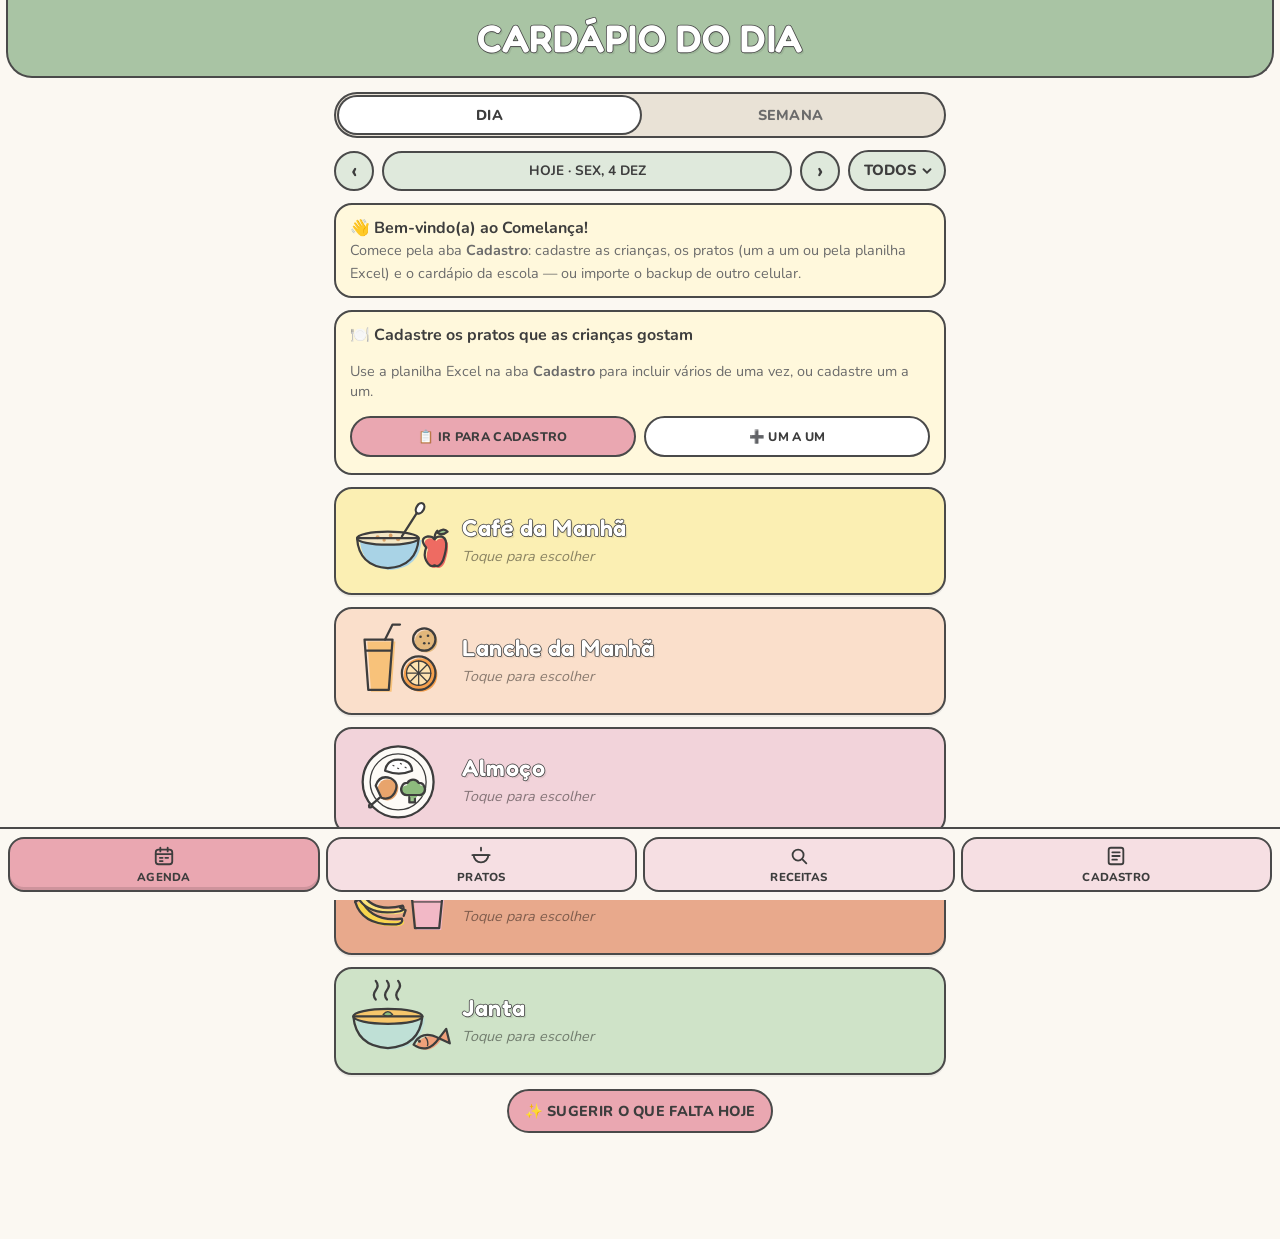
<file: www/index.html>
<!doctype html>
<html lang="pt-BR">
<head>
<meta charset="utf-8">
<meta name="viewport" content="width=device-width, initial-scale=1, viewport-fit=cover">
<meta name="theme-color" content="#a9c4a4">
<meta name="color-scheme" content="light">
<title>Comelança</title>
<link rel="manifest" href="manifest.webmanifest">
<link rel="apple-touch-icon" href="icons/apple-touch-icon.png">
<link rel="icon" type="image/png" href="icons/icon-192.png">
<meta name="apple-mobile-web-app-capable" content="yes">
<meta name="mobile-web-app-capable" content="yes">
<meta name="apple-mobile-web-app-title" content="Comelança">
<meta name="apple-mobile-web-app-status-bar-style" content="default">
<link rel="stylesheet" href="css/app.css">
</head>
<body>
<div id="splash">
  <div class="splash-art" id="splashArt"></div>
  <div id="splashWord"></div>
  <div class="tagline">Alimentação Infantil • Planejamento &amp; Alegria</div>
</div>
<div id="app"></div>
<script src="js/art.js"></script>
<script>document.getElementById('splashArt').innerHTML = ART.logo; document.getElementById('splashWord').innerHTML = ART.wordmark;</script>
<script src="js/data.js"></script>
<script src="js/allergy.js"></script>
<script src="js/recipes.js"></script>
<script src="js/school.js"></script>
<script src="js/app.js"></script>
<script src="js/pwa.js"></script>
</body>
</html>
</file>
<file: www/css/app.css>
@font-face { font-family: 'Fredoka'; src: url('../fonts/fredoka.woff2') format('woff2'); font-weight: 300 700; font-display: swap; }
@font-face { font-family: 'Nunito'; src: url('../fonts/nunito.woff2') format('woff2'); font-weight: 200 1000; font-display: swap; }

:root {
  --ink: #3d3d3d;
  --ink-soft: #6b6b6b;
  --bg: #fbf8f2;
  --paper: #ffffff;
  --sage: #a9c4a4;
  --sage-d: #7e9f7a;
  --pink: #eaa7b1;
  --pink-d: #d98694;
  --line: #4a4a4a;
  --m-cafe: #fbefb3;
  --m-lanche_manha: #fadfcb;
  --m-almoco: #f2d3da;
  --m-lanche_tarde: #e8a98c;
  --m-janta: #cfe3c8;
  --radius: 18px;
  --shadow: 0 2px 0 rgba(0,0,0,.06);
  --safe-b: env(safe-area-inset-bottom, 0px);
}
* { box-sizing: border-box; -webkit-tap-highlight-color: transparent; }
html, body { margin: 0; background: var(--bg); color: var(--ink); font: 16px/1.4 Nunito, system-ui, sans-serif; }
body { padding-bottom: calc(84px + var(--safe-b)); min-height: 100vh; }
button, input, select, textarea { font: inherit; color: inherit; }
button { cursor: pointer; }
.muted { color: var(--ink-soft); font-size: .9rem; }
.center { text-align: center; }
code { background: #f1ede4; padding: 0 4px; border-radius: 4px; font-size: .85em; }

/* Título com contorno, como no mockup */
.title-outline {
  font-family: Fredoka, Nunito, sans-serif; font-weight: 600; letter-spacing: .5px;
  color: #fff; -webkit-text-stroke: 1.6px var(--line); paint-order: stroke fill;
  text-shadow: 2px 2px 0 rgba(0,0,0,.08);
}

/* Cabeçalho */
.top {
  background: var(--sage); border: 2px solid var(--line); border-top: 0;
  border-radius: 0 0 26px 26px; padding: calc(18px + env(safe-area-inset-top, 0px)) 16px 18px; margin: 0 6px;
  text-align: center;
}
.top h1 { margin: 0; font-size: clamp(1.7rem, 8.4vw, 2.4rem); text-transform: uppercase; line-height: 1.05; }

main { padding: 14px 14px 8px; max-width: 640px; margin: 0 auto; }

/* Pílulas e toolbar */
.toolbar { display: flex; gap: 8px; align-items: center; margin-bottom: 12px; }
.pill {
  background: #dfe9dc; border: 2px solid var(--line); border-radius: 999px; padding: 7px 14px;
  font-weight: 700; font-size: .92rem; white-space: nowrap; position: relative; min-height: 40px; display: inline-flex; align-items: center;
}
.date-pill { flex: 1; justify-content: center; overflow: hidden; text-overflow: ellipsis; font-size: .85rem; }
.date-pill input[type=date] { position: absolute; inset: 0; opacity: 0; width: 100%; }
.icon-btn { width: 40px; justify-content: center; padding: 0; font-size: 1.4rem; line-height: 1; }
.pill-select { padding: 0 10px 0 14px; gap: 4px; }
.pill-select select { appearance: none; -webkit-appearance: none; background: none; border: 0; font-weight: 800; outline: none; padding: 8px 0; }
.pill-select svg { width: 14px; height: 14px; }
.search { flex: 1; background: var(--paper); font-weight: 600; min-width: 0; outline: none; width: 100%; }

/* Cartões de refeição */
.cards { display: grid; gap: 12px; }
.meal {
  display: grid; grid-template-columns: 112px 1fr; gap: 6px; align-items: center; text-align: left;
  border: 2px solid var(--line); border-radius: var(--radius); padding: 10px 12px 10px 8px; min-height: 108px;
  box-shadow: var(--shadow); transition: transform .12s;
}
.meal:active { transform: scale(.985); }
.meal-cafe { background: var(--m-cafe); }
.meal-lanche_manha { background: var(--m-lanche_manha); }
.meal-almoco { background: var(--m-almoco); }
.meal-lanche_tarde { background: var(--m-lanche_tarde); }
.meal-janta { background: var(--m-janta); }
.meal-art svg { width: 100%; height: auto; display: block; }
.meal-title { display: block; font-size: 1.45rem; line-height: 1.1; margin-bottom: 4px; }
.meal ul { margin: 2px 0 0; padding-left: 18px; font-size: .95rem; }
.meal li { margin: 1px 0; }
.meal li small { color: var(--ink-soft); }
.meal .who { font-size: .8rem; color: var(--ink-soft); }
.meal .empty { font-size: .9rem; color: rgba(0,0,0,.45); font-style: italic; }
.school { display: inline-block; background: rgba(255,255,255,.7); border: 1.5px dashed var(--line); border-radius: 10px; padding: 2px 8px; font-size: .85rem; font-weight: 700; margin: 2px 0; }
.warn { display: block; color: #b3402e; font-size: .8rem; font-weight: 700; }
.lock { font-size: .9rem; -webkit-text-stroke: 0; }

/* Botões */
.actions { margin: 14px 0; display: flex; gap: 8px; justify-content: center; }
.actions.row .btn-pink { flex: 1; }
.btn {
  background: var(--paper); border: 2px solid var(--line); border-radius: 999px; padding: 10px 16px; font-weight: 800;
  font-size: .9rem; text-transform: uppercase; letter-spacing: .3px; text-decoration: none; display: inline-flex; align-items: center; justify-content: center; gap: 6px;
}
.btn:disabled { opacity: .6; }
.btn-pink { background: var(--pink); }
.btn-danger { background: #f6d2cc; color: #8a2a1c; }
.btn.small { padding: 6px 12px; font-size: .78rem; }
.btn.wide { width: 100%; margin-top: 12px; }
.stack { display: grid; gap: 8px; }

/* Abas inferiores */
.tabs {
  position: fixed; left: 0; right: 0; bottom: 0; z-index: 20; display: flex; gap: 6px; justify-content: space-between;
  padding: 8px 8px calc(8px + var(--safe-b)); background: var(--bg); border-top: 2px solid var(--line);
}
.tab {
  flex: 1; display: flex; flex-direction: column; align-items: center; gap: 2px; border: 2px solid var(--line); border-radius: 16px;
  background: #f6dfe3; padding: 6px 2px 5px; font-size: .68rem; font-weight: 800; text-transform: uppercase; letter-spacing: .2px; min-width: 0;
}
.tab svg { width: 22px; height: 22px; }
.tab.on { background: var(--pink); box-shadow: inset 0 -3px 0 rgba(0,0,0,.12); }

/* Semana */
.week { display: grid; gap: 12px; }
.day { background: var(--paper); border: 2px solid var(--line); border-radius: var(--radius); padding: 8px; }
.day.today { box-shadow: 0 0 0 3px var(--sage); }
.day-head { display: flex; justify-content: space-between; width: 100%; background: none; border: 0; padding: 2px 4px 8px; font-size: 1rem; }
.day-head b { font-family: Fredoka, sans-serif; font-weight: 600; font-size: 1.1rem; }
.day-head span { color: var(--ink-soft); font-weight: 700; }
.slots { display: grid; gap: 5px; }
.slot { display: grid; grid-template-columns: 78px 1fr; gap: 6px; text-align: left; border: 1.5px solid var(--line); border-radius: 10px; padding: 6px 8px; font-size: .86rem; align-items: center; }
.slot-k { font-weight: 800; font-size: .72rem; text-transform: uppercase; }
.slot-v i { color: rgba(0,0,0,.4); }

/* Folha inferior */
.sheet-wrap { position: fixed; inset: 0; background: rgba(40,40,40,0); z-index: 50; display: flex; align-items: flex-end; transition: background .25s; }
.sheet-wrap.open { background: rgba(40,40,40,.35); }
.sheet {
  width: 100%; max-width: 640px; margin: 0 auto; max-height: 88vh; overflow: auto; background: var(--bg); border: 2px solid var(--line);
  border-bottom: 0; border-radius: 24px 24px 0 0; transform: translateY(100%); transition: transform .25s ease-out; padding-bottom: calc(16px + var(--safe-b));
}
.sheet-wrap.open .sheet { transform: none; }
.sheet-head { position: sticky; top: 0; z-index: 2; display: flex; align-items: center; justify-content: space-between; padding: 12px 16px; background: inherit; border-bottom: 2px solid var(--line); }
.sheet.meal-cafe .sheet-head { background: var(--m-cafe); } .sheet.meal-lanche_manha .sheet-head { background: var(--m-lanche_manha); }
.sheet.meal-almoco .sheet-head { background: var(--m-almoco); } .sheet.meal-lanche_tarde .sheet-head { background: var(--m-lanche_tarde); }
.sheet.meal-janta .sheet-head { background: var(--m-janta); }
.sheet.meal-cafe, .sheet.meal-lanche_manha, .sheet.meal-almoco, .sheet.meal-lanche_tarde, .sheet.meal-janta { background: var(--bg); }
.sheet-head h2 { margin: 0; font-size: 1.5rem; }
.x { background: var(--paper); border: 2px solid var(--line); border-radius: 50%; width: 34px; height: 34px; font-weight: 800; flex: none; }
.sheet-body { padding: 12px 16px; }
.sheet-actions { display: flex; gap: 8px; justify-content: flex-end; margin-top: 14px; flex-wrap: wrap; }
.sheet-actions .btn-pink { flex: 1; }
.choices { display: grid; gap: 6px; }
.choice { display: flex; gap: 10px; align-items: flex-start; text-align: left; background: var(--paper); border: 2px solid var(--line); border-radius: 14px; padding: 9px 12px; }
.choice.on { background: #e6f0e3; }
.tick { flex: none; width: 24px; height: 24px; border: 2px solid var(--line); border-radius: 8px; display: grid; place-items: center; font-weight: 900; background: #fff; }
.choice.on .tick { background: var(--sage); }
.c-main small { display: block; color: var(--ink-soft); }
.others { margin-top: 10px; } .others summary { font-weight: 800; padding: 6px 0; }
.check { display: flex; gap: 8px; align-items: center; margin-top: 12px; font-weight: 600; font-size: .92rem; }
.dot { display: inline-block; width: 10px; height: 10px; border-radius: 50%; border: 1.5px solid var(--line); margin-right: 3px; vertical-align: -1px; font-style: normal; }
.tag { display: inline-block; font-size: .7rem; font-weight: 800; text-transform: uppercase; background: #fff3c4; border: 1.5px solid var(--line); border-radius: 999px; padding: 0 7px; margin-left: 4px; }
.tag-warn { background: #fbd9d2; margin: 2px 2px 0 0; }

/* Formulários */
.field { display: block; margin: 10px 0; }
.field > span { display: block; font-weight: 800; font-size: .82rem; margin-bottom: 4px; }
.field input:not([type=checkbox]):not([type=radio]), .field select, textarea {
  width: 100%; background: var(--paper); border: 2px solid var(--line); border-radius: 12px; padding: 9px 12px; outline: none;
}
textarea { resize: vertical; }
.chips { display: flex; flex-wrap: wrap; gap: 6px; margin: 6px 0 10px; }
.chip { display: inline-flex; align-items: center; gap: 5px; background: var(--paper); border: 2px solid var(--line); border-radius: 999px; padding: 5px 12px; font-weight: 700; font-size: .85rem; }
.chip.on { background: var(--sage); }
.chip input { margin: 0; accent-color: var(--sage-d); }
.colors { display: flex; gap: 10px; }
.color input { display: none; } .color i { display: block; width: 34px; height: 34px; border-radius: 50%; border: 2px solid var(--line); }
.color input:checked + i { box-shadow: 0 0 0 3px var(--bg), 0 0 0 5px var(--line); }
.sch-row { display: grid; grid-template-columns: 76px 1fr 34px; gap: 6px; align-items: center; margin: 5px 0; font-size: .85rem; }
.sch-row input { border: 2px solid var(--line); border-radius: 10px; padding: 6px 8px; background: #fff; min-width: 0; }

/* Pratos */
.dish-list { display: grid; gap: 8px; }
.dish { text-align: left; background: var(--paper); border: 2px solid var(--line); border-radius: 16px; padding: 10px 12px; display: grid; gap: 4px; }
.d-top { display: flex; align-items: center; gap: 6px; } .d-top b { flex: 1; }
.since { font-size: .75rem; font-weight: 800; background: #e6f0e3; border-radius: 999px; padding: 1px 8px; white-space: nowrap; }
.since.old { background: #fde3c8; }
.d-ing { font-size: .85rem; color: var(--ink-soft); }
.d-meta { display: flex; justify-content: space-between; align-items: center; font-size: .82rem; }
.slot-dots { display: flex; gap: 3px; }
.sd { width: 20px; height: 20px; border-radius: 6px; border: 1.5px solid var(--line); display: grid; place-items: center; font-size: .65rem; font-weight: 900; font-style: normal; opacity: .2; }
.sd.on { opacity: 1; }
.d-note { font-size: .8rem; color: var(--ink-soft); }
.fab { position: fixed; right: 16px; bottom: calc(92px + var(--safe-b)); width: 58px; height: 58px; border-radius: 50%; background: var(--pink); border: 2px solid var(--line); font-size: 2rem; font-weight: 700; line-height: 1; box-shadow: 0 3px 0 rgba(0,0,0,.15); z-index: 15; }

/* Filhos */
.kids { display: grid; gap: 10px; }
.kid { display: flex; gap: 12px; align-items: center; text-align: left; background: var(--paper); border: 2px solid var(--line); border-radius: 18px; padding: 12px; }
.avatar { flex: none; width: 56px; height: 56px; border-radius: 50%; background: var(--kc); border: 2px solid var(--line); display: grid; place-items: center; font-family: Fredoka, sans-serif; font-size: 1.6rem; font-weight: 600; }
.k-body { display: grid; gap: 2px; } .k-body b { font-size: 1.15rem; font-family: Fredoka, sans-serif; font-weight: 600; }
.card-plain { background: var(--paper); border: 2px solid var(--line); border-radius: 18px; padding: 12px 14px; margin: 12px 0; }
.card-plain h3 { margin: 0 0 4px; font-family: Fredoka, sans-serif; font-weight: 600; }

/* Receitas */
.recipes { display: grid; grid-template-columns: repeat(auto-fill, minmax(150px, 1fr)); gap: 10px; }
.recipe { background: var(--paper); border: 2px solid var(--line); border-radius: 16px; overflow: hidden; display: flex; flex-direction: column; }
.r-img { position: relative; display: block; aspect-ratio: 4/3; background: repeating-linear-gradient(45deg, #f4efe4 0 10px, #efe8da 10px 20px); border-bottom: 2px solid var(--line); }
.r-img img { width: 100%; height: 100%; object-fit: cover; display: block; }
.r-site { position: absolute; left: 6px; bottom: 6px; color: #fff; font-size: .65rem; font-weight: 800; border-radius: 999px; padding: 1px 7px; border: 1.5px solid var(--line); }
.r-body { padding: 8px; display: flex; flex-direction: column; gap: 6px; flex: 1; font-size: .88rem; }
.r-actions { margin-top: auto; display: flex; gap: 6px; flex-wrap: wrap; }
.loading { display: flex; justify-content: center; gap: 8px; padding: 30px; }
.loading span { width: 14px; height: 14px; border-radius: 50%; background: var(--sage); border: 2px solid var(--line); animation: bounce 1s infinite; }
.loading span:nth-child(2) { animation-delay: .15s; background: var(--pink); } .loading span:nth-child(3) { animation-delay: .3s; background: var(--m-cafe); }
@keyframes bounce { 50% { transform: translateY(-10px); } }

/* Toast */
#toast { position: fixed; left: 50%; bottom: calc(96px + var(--safe-b)); transform: translate(-50%, 20px); background: var(--ink); color: #fff; padding: 10px 18px; border-radius: 999px; font-weight: 700; font-size: .9rem; opacity: 0; transition: .25s; z-index: 80; pointer-events: none; max-width: 90vw; text-align: center; }
#toast.show { opacity: 1; transform: translate(-50%, 0); }

/* Tela de abertura */
#splash { position: fixed; inset: 0; z-index: 100; background: var(--bg); display: flex; flex-direction: column; align-items: center; justify-content: center; padding: 24px; transition: opacity .5s; }
#splash.hide { opacity: 0; pointer-events: none; }
.splash-art { width: min(80vw, 380px); animation: pop .7s ease-out both; }
.splash-art svg { width: 100%; height: auto; }
.wordmark { display: flex; align-items: center; justify-content: center; font-family: Fredoka, sans-serif; font-weight: 600; font-size: min(13vw, 64px); color: #4a4a4a; letter-spacing: 1px; line-height: 1; margin-top: 4px; animation: pop .7s .15s ease-out both; }
.wm-o { display: inline-block; width: .84em; height: .84em; margin: 0 .02em; }
.wm-o svg { width: 100%; height: 100%; display: block; color: #4a4a4a; }
.tagline { margin-top: 10px; font-weight: 600; font-size: min(4vw, 17px); text-align: center; animation: pop .7s .3s ease-out both; }
@keyframes pop { from { opacity: 0; transform: translateY(10px) scale(.96); } }

@media (prefers-reduced-motion: reduce) { * { animation: none !important; transition: none !important; } }
.onboard { display:block; width:100%; text-align:left; margin:0 0 12px; background:#fff8dc; }
.school small { display: block; font-weight: 600; font-size: .75rem; color: var(--ink-soft); margin-top: 2px; }
.sch-mini { font-weight: 700; }
.holiday { background: #fde3c8; border: 2px dashed var(--line); border-radius: 14px; padding: 8px 12px; font-weight: 800; text-align: center; margin-bottom: 12px; }
.file-btn { position: relative; overflow: hidden; margin: 8px 0; }
.file-btn input { position: absolute; inset: 0; opacity: 0; cursor: pointer; }
.sheet-body h3 { font-family: Fredoka, sans-serif; font-weight: 600; margin: 16px 0 8px; }
.opt { display: flex; align-items: center; gap: 10px; border: 2px solid var(--line); border-radius: 14px; padding: 10px 12px; font-weight: 800; }
.opt input { width: 20px; height: 20px; accent-color: var(--sage-d); }
.kid-school { display: flex; flex-wrap: wrap; align-items: center; justify-content: space-between; gap: 6px; background: var(--paper); border: 2px solid var(--line); border-radius: 14px; padding: 6px 12px; margin: 6px 0; }
.kid-school .check { margin: 0; }
.kid-school select { border: 2px solid var(--line); border-radius: 10px; padding: 5px 8px; background: #fff; font-weight: 700; font-size: .85rem; }
.found { background: #e6f0e3; }
.sch-row span { font-size: .85rem; }
.update-bar { position: fixed; left: 10px; right: 10px; top: calc(10px + env(safe-area-inset-top, 0px)); z-index: 90; background: var(--sage); border: 2px solid var(--line); border-radius: 14px; padding: 10px 12px; font-weight: 800; box-shadow: 0 3px 0 rgba(0,0,0,.15); }
.crash { margin-top: 30px; }
.warnbox { background: #fff3c4; } .warnbox ul { margin: 6px 0 0; padding-left: 18px; font-size: .88rem; }
.preview { margin: 10px 0; } .preview summary { font-weight: 800; padding: 6px 0; }
.pv-day { background: var(--paper); border: 2px solid var(--line); border-radius: 12px; padding: 8px 10px; margin: 6px 0; }
.pv-day label { display: block; font-size: .75rem; font-weight: 800; margin-top: 5px; }
.pv-day input { width: 100%; border: 1.5px solid var(--line); border-radius: 8px; padding: 5px 8px; font-size: .85rem; font-weight: 600; background: #fff; }
.backup-nag { background: #e6f0e3; }
.sd-meta { display: block; font-weight: 600; font-size: .75rem; }
.sheet-actions.left { justify-content: flex-start; margin-top: 4px; }
.sticky-actions { position: sticky; bottom: 0; background: var(--bg); padding: 10px 0 4px; margin-bottom: 0; }
.tag-school { background: #dfe9dc; }
.excel-btns { display: grid; grid-template-columns: 1fr 1fr; gap: 8px; margin: 8px 0 4px; }
.excel-btns .btn { font-size: .78rem; padding: 10px 8px; text-align: center; }
.excel-card { margin: 0 0 12px; } .excel-card summary { font-weight: 800; cursor: pointer; }
.onboard .btn.wide { margin-top: 6px; }
.xl-list { display: grid; gap: 6px; margin: 10px 0; }
.xl-row { background: var(--paper); border: 2px solid var(--line); border-radius: 12px; padding: 7px 10px; display: grid; gap: 3px; }
.xl-row.dup { opacity: .7; }
.whois { background: #eef4fb; }
.whois-row { display: grid; gap: 4px; margin: 8px 0; font-weight: 700; font-size: .9rem; }
.whois-row select { border: 2px solid var(--line); border-radius: 10px; padding: 6px 8px; background: #fff; font-weight: 700; }
.xl-row .tag { justify-self: start; margin-left: 0; } .xl-row .slot-dots { margin: 2px 0; }

/* Seletor segmentado (Agenda: Dia/Semana · Receitas: tipo de busca) */
.seg { display: grid; grid-template-columns: 1fr 1fr; background: #e9e2d6; border: 2px solid var(--line); border-radius: 999px; padding: 3px; margin: 0 0 12px; }
.seg-b { border: 0; background: none; border-radius: 999px; padding: 8px 6px; font-weight: 800; font-size: .9rem; text-transform: uppercase; letter-spacing: .3px; color: var(--ink-soft); }
.seg-b.on { background: var(--paper); color: var(--ink); box-shadow: 0 0 0 2px var(--line); }
/* Aba Cadastro */
.cad { background: var(--paper); border: 2px solid var(--line); border-radius: 18px; padding: 12px 14px; margin: 0 0 14px; }
.cad-h { font-family: Fredoka, sans-serif; font-weight: 600; font-size: 1.2rem; margin: 0 0 6px; }
.cad .kids { margin: 8px 0; } .cad .kid { background: var(--bg); }
.cad .btn.wide { margin-top: 8px; }
.cad .file-btn { margin: 8px 0 0; }
.btn:disabled { opacity: .45; }
.count { margin: 0 2px 6px; font-size: .8rem; }
.empty-dishes { padding: 20px 0; }
.tab span { font-size: .72rem; }
</file>
